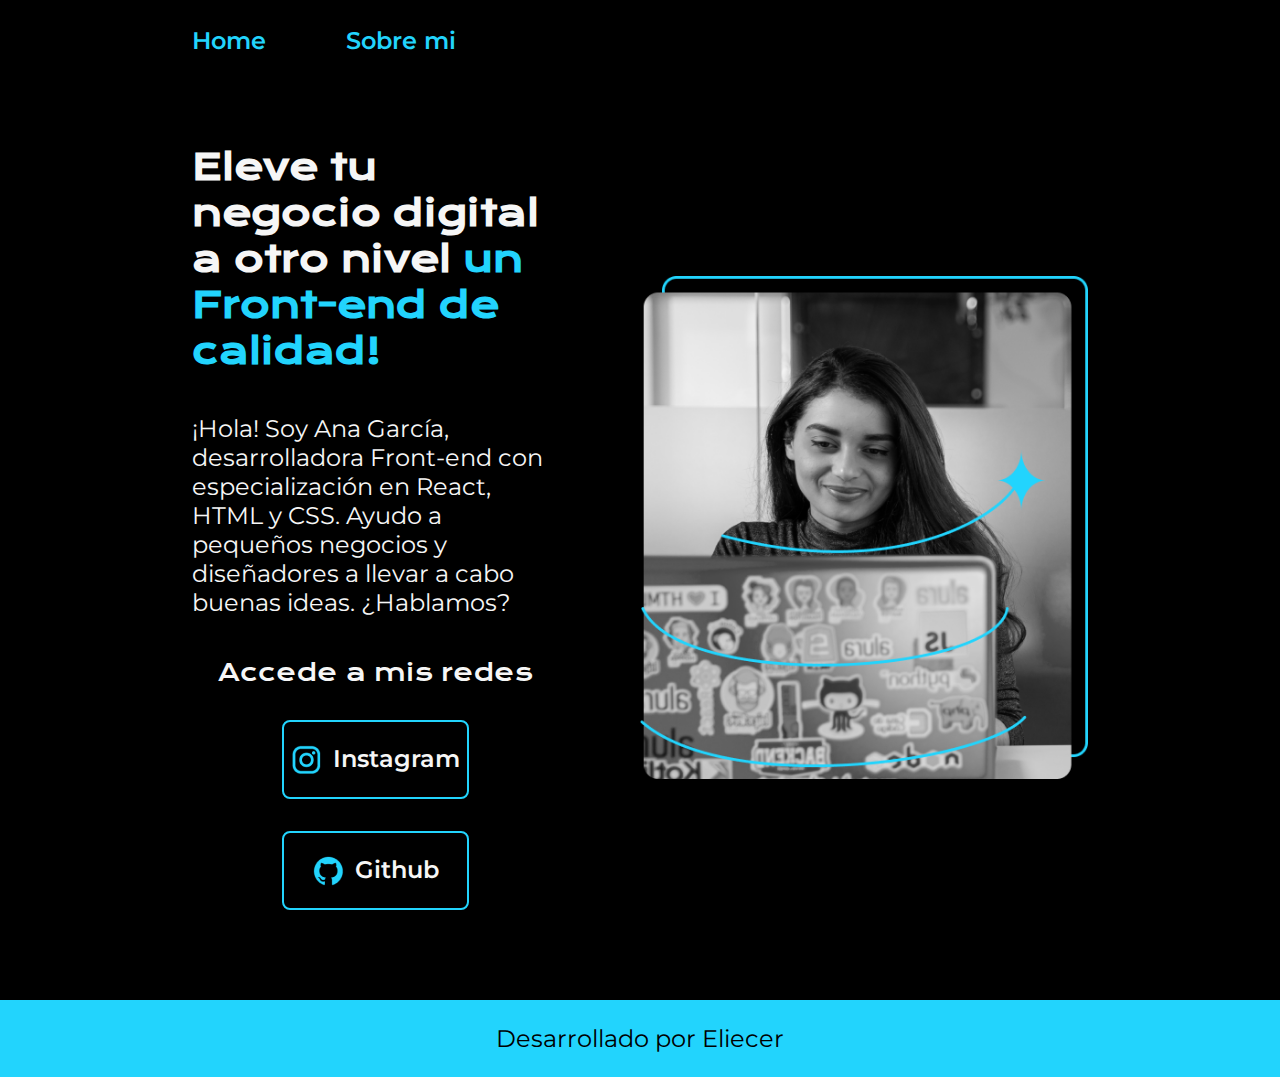
<file: index.html>
<!DOCTYPE html>
<html lang="es-COL">
<head>
    <meta charset="UTF-8">
    <meta name="viewport" content="width=device-width, initial-scale=1.0">
    <title>Portafolio</title>
    <link rel="stylesheet" href="styles/style.css">
</head>
<body>
    <header class="Header">
        <nav class="Header_Menu">
            <a class= "Header_Menu_link" href="index.html">Home</a>
            <a class= "Header_Menu_link" href="about.html">Sobre mi</a>
        </nav>
    </header>
    <main class="Presentación">
        <section class="Presentación__Contenido">
            <h1 class="Presentación__Contenido__Titulo">
                Eleve tu negocio digital a otro nivel 
                <strong class="Titulo-destaque">un Front-end de calidad!</strong> 
            </h1>
            <p class="Presentación__Contenido__Texto">
                ¡Hola! Soy Ana García, desarrolladora Front-end con especialización 
                en React, HTML y CSS. Ayudo a pequeños negocios y diseñadores
                a llevar a cabo buenas ideas. 
                ¿Hablamos?

            </p>
            <div class="Presentación__Enlaces">
                <h2 class="Presentación__Enlaces_Subtitulo">Accede a mis redes</h2>
                <a class="Presentación__Enlaces_Link" href="https://www.instagram.com/">
                    <img src="Imagenes/instagram.png">
                    Instagram</a>
                <a class="Presentación__Enlaces_Link" href="https://github.com/">
                    <img src="Imagenes/github.png">
                    Github</a>
            </div>
            
        </section>
        <img class="Presentación_Imagen" src="Imagenes/Imagem.png" alt="Imagen de Ana García trabajando">       
    </main>
    <footer class="footer">
        <p>Desarrollado por Eliecer</p>
    </footer>
</body>
</html>
</file>
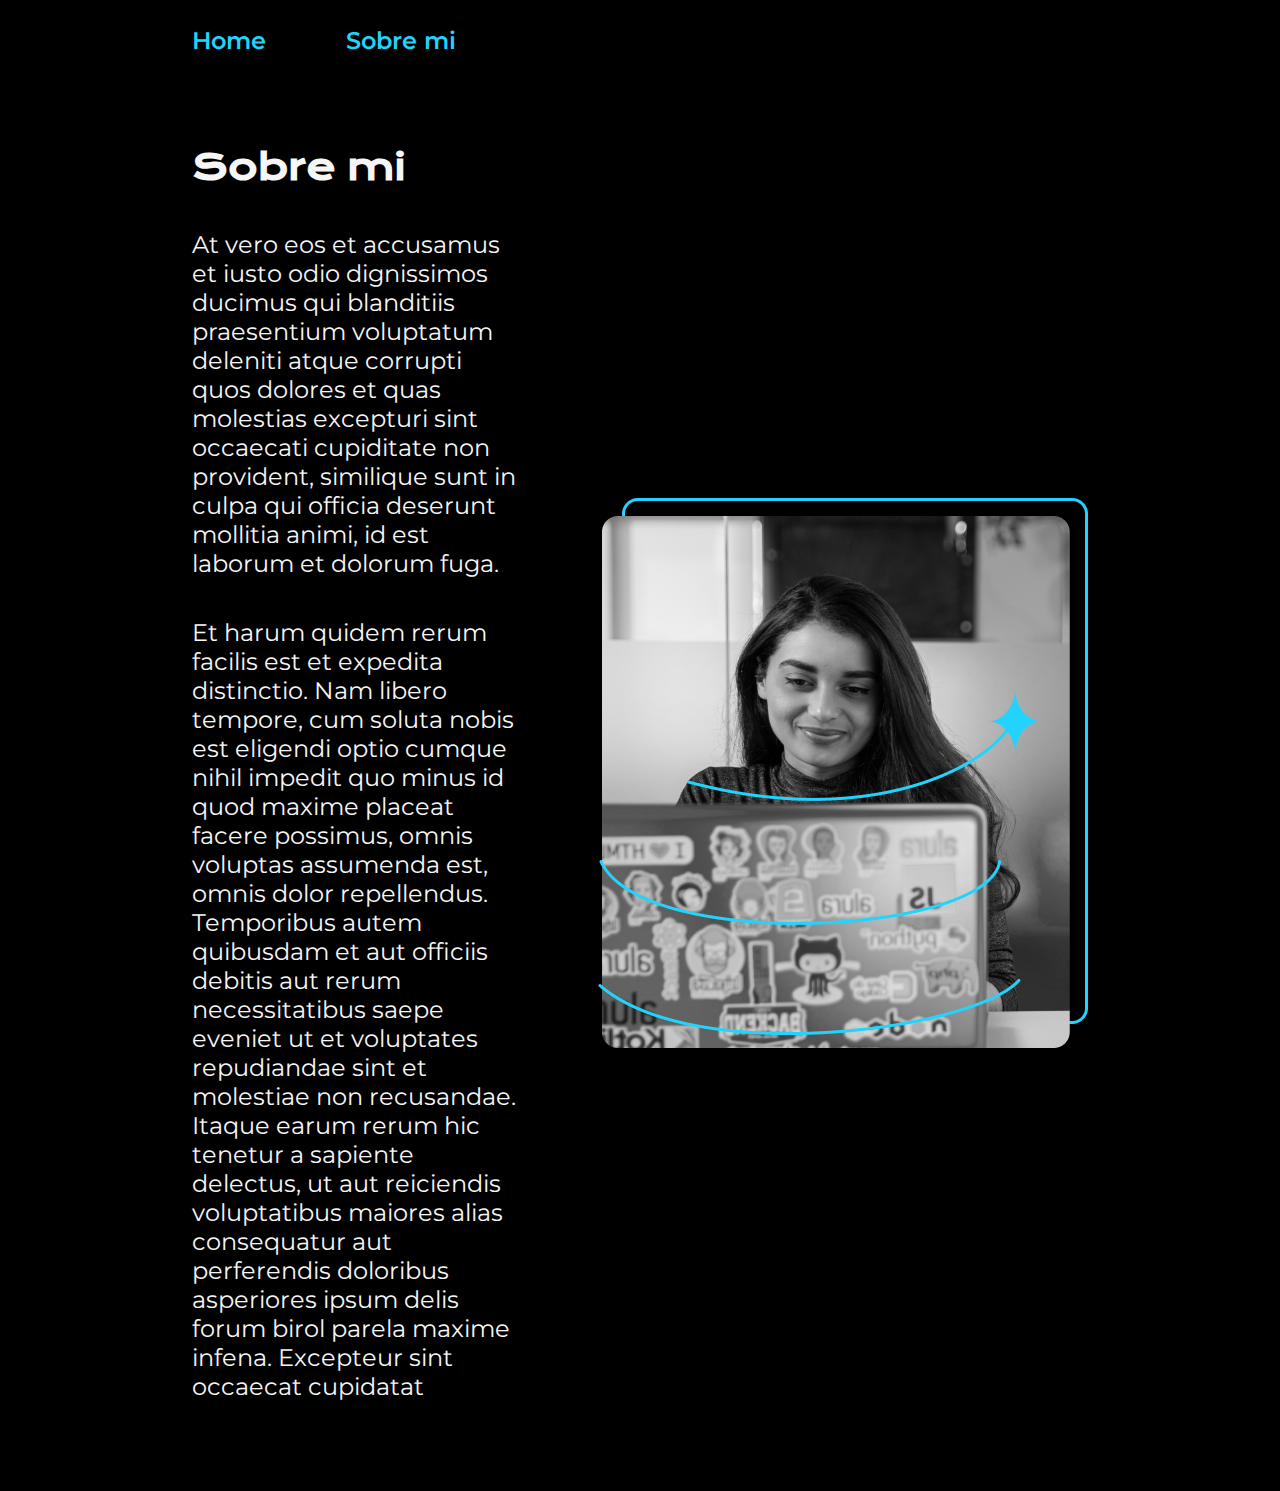
<file: about.html>
<!DOCTYPE html>
<html lang="es-mx">
<head>
    <meta charset="UTF-8">
    <meta name="viewport" content="width=device-width, initial-scale=1.0">
    <title>Sobre mi</title>
    <link rel="stylesheet" href="styles/style.css">
</head>
<body>
    <header class="Header">
        <nav class="Header_Menu">
            <a class= "Header_Menu_link" href="index.html">Home</a>
            <a class= "Header_Menu_link" href="about.html">Sobre mi</a>
        </nav>
    </header>
    <main class="Presentación">
        <section class="Presentación__Contenido">
            <h1 class="Presentación__Contenido__Titulo">Sobre mi</h1>
            <p class="Presentación__Contenido__Texto">At vero eos et accusamus et iusto odio dignissimos ducimus qui blanditiis praesentium voluptatum deleniti atque corrupti quos dolores et quas molestias excepturi sint occaecati cupiditate non provident, similique sunt in culpa qui officia deserunt mollitia animi, id est laborum et dolorum fuga.</p>
            <p class="Presentación__Contenido__Texto">Et harum quidem rerum facilis est et expedita distinctio. Nam libero tempore, cum soluta nobis est eligendi optio cumque nihil impedit quo minus id quod maxime placeat facere possimus, omnis voluptas assumenda est, omnis dolor repellendus. Temporibus autem quibusdam et aut officiis debitis aut rerum necessitatibus saepe eveniet ut et voluptates repudiandae sint et molestiae non recusandae. Itaque earum rerum hic tenetur a sapiente delectus, ut aut reiciendis voluptatibus maiores alias consequatur aut perferendis doloribus asperiores ipsum delis forum birol parela maxime infena. Excepteur sint occaecat cupidatat </p>
        </section>
       
        <img src="Imagenes/Imagem.png" alt="Imagen de Ana García trabajando">
    </main>
    <footer>

    </footer>
</body>
</html>
</file>
<file: styles/style.css>
@import url('https://fonts.googleapis.com/css2?family=Krona+One&family=Montserrat:ital,wght@0,100..900;1,100..900&display=swap');

:root{
    --color-primero: #000;
    --color-segundario: #f6f6f6;
    --color-terciario: #22D4FD;
    --color-cuarto: #272727;

    --fuente-montserrat: "Montserrat", sans-serif;
    --fuente-krona: "Krona One", sans-serif;
}

*{
    padding: 0;
    margin: 0;
}

body{
    background-color: var(--color-primero);
    color: var(--color-segundario);
    box-sizing: border-box;
}

.Header{
    padding: 2% 0% 0% 15%;

}

.Header_Menu{
    display: flex;
    gap: 80px;

}

.Header_Menu_link{
    font-family: var(--fuente-montserrat);
    font-size: 1.5rem;
    font-weight: 600;
    color: var(--color-terciario);
    text-decoration: none;

}



.Presentación{
    padding: 7% 15%;
    display: flex;
    align-items: center;  
    justify-content: space-between;
    gap: 82px;
}

.Presentación__Contenido{
    width: 50%;
    display: flex;
    flex-direction: column;
    gap: 40px;
}

.Presentación__Contenido__Titulo{
    font-size: 36px ;
    font-family: var(--fuente-krona);
}

.Titulo-destaque{
    color: var(--color-terciario)
}

.Presentación__Contenido__Texto{
    font-size: 1.5rem;
    font-family: var(--fuente-montserrat);
}

.Presentación__Enlaces{
    display: flex;
    justify-content: space-between;
    flex-direction: column;
    align-items: center;
    gap: 32px;

}

.Presentación__Enlaces_Subtitulo{
    font-family: var(--fuente-krona);
    font-size: 1.5rem;
    font-weight: 400;
}

.Presentación__Enlaces_Link{
    width: 50%;
    text-align: center;
    padding: 21.5px 0;
    border-radius: 8px;
    font-family: var(--fuente-montserrat);
    font-size: 1.5rem;
    font-weight: 600;
    text-decoration: none;
    color: var(--color-segundario);
    border: 2px, solid, var(--color-terciario);
    display: flex;
    justify-content: center;
    gap: 10px;

}

.Presentación__Enlaces_Link:hover{
    background-color: var(--color-cuarto);
}

.Presentación_Imagen{
    width: 50%;
}

.footer{
    background-color: var(--color-terciario);
    padding: 24px;
    color: var(--color-primero);
    text-align: center;
    font-family: var(--fuente-montserrat);
    font-size: 1.5rem;
    font-weight: 400;
}

@media (max-width: 1200px){

    .Header{
        padding: 10%;
    }

    .Header_Menu{
        justify-content: center;
    }

    .Presentación{
        flex-direction: column-reverse;
        padding: 5%;
    }

    .Presentación__Contenido{
        width: auto;
    }

}
</file>
